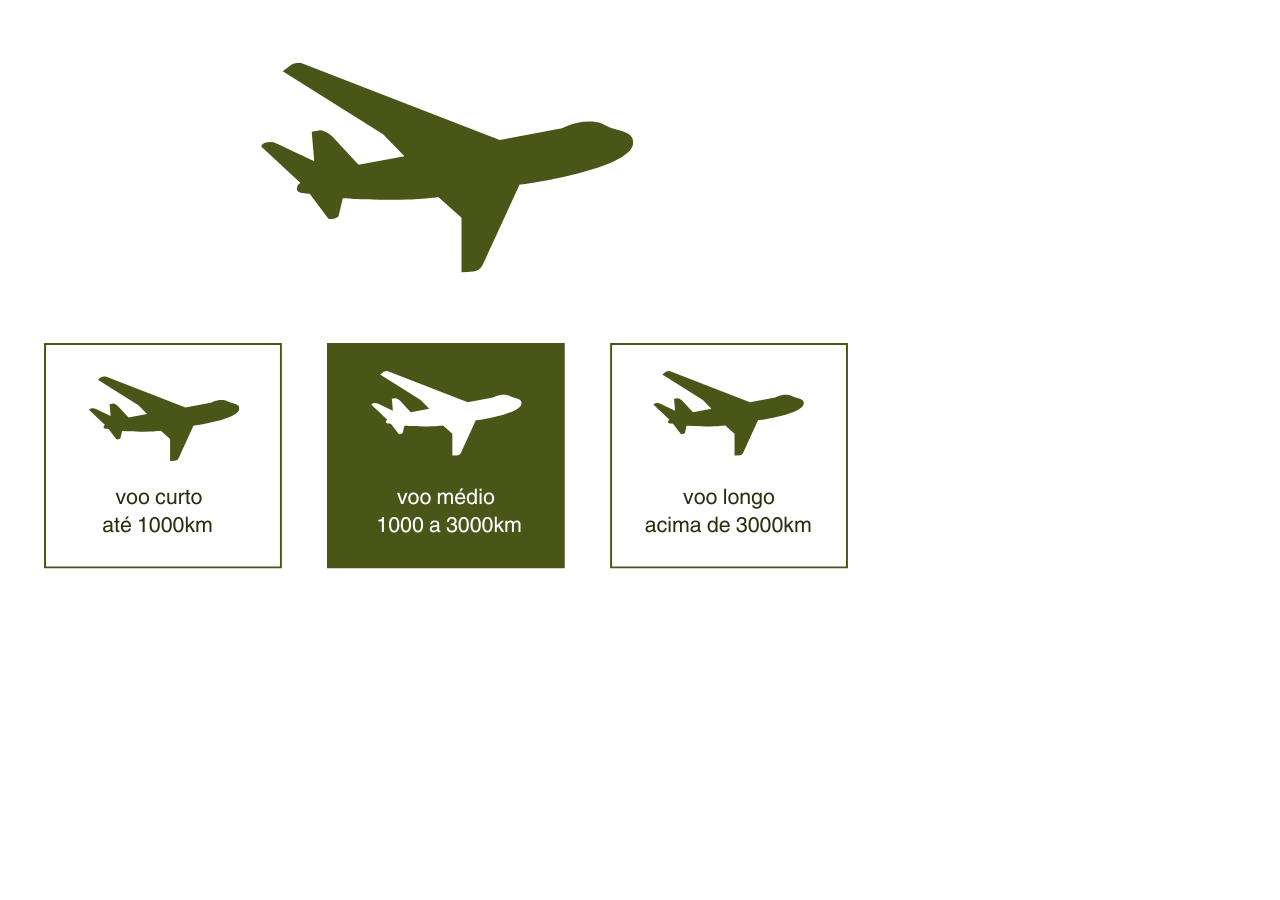
<file: aviao.html>
<!DOCTYPE html>
<html>
    <head>
        <title>Avião </title>
        <link rel="stylesheet" href="style.css">
        <meta charset="utf-8"/>
    </head>

    <body> 
        <div class="avião-container">
            <img src="imagens/aviao.png" class="backG">
            <a href="pergunta2.html" class="botao-invisivel" id="btn-curto"></a>
            <a href="pergunta2.html" class="botao-invisivel" id="btn-medio"></a>
            <a href="pergunta2.html" class="botao-invisivel" id="btn-longo"></a>
            <div>
    </body>
 </html>
</file>
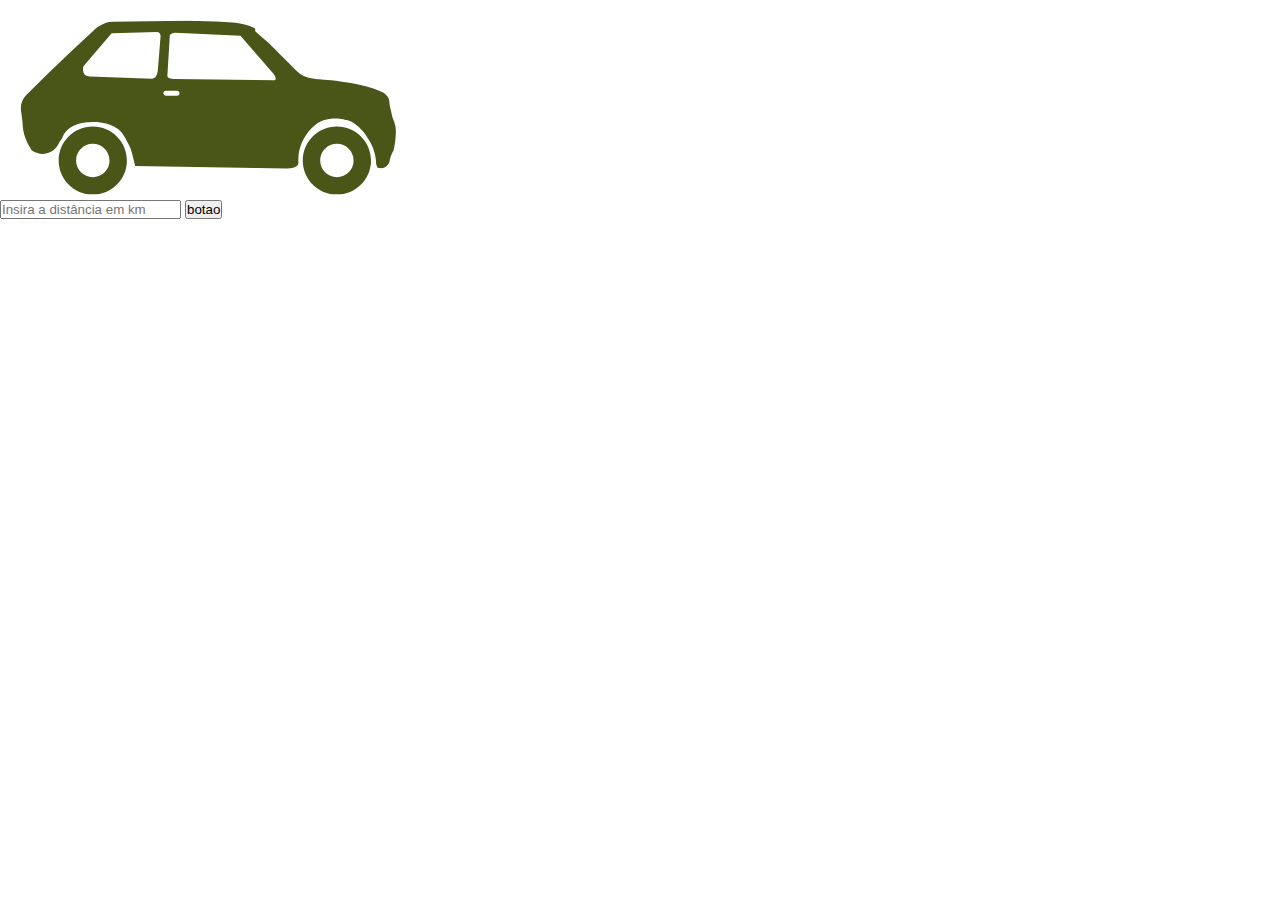
<file: carro.html>
<!DOCTYPE html>
<html>
<head>
    <meta charset="utf-8"/>
    <title>Carro</title>
    <link rel="stylesheet" href="style.css">
</head>
<body>
    <div class="carro-container">
        <img src="imagens/carro.png" class="backG">
    </div>
    <div class="centro-sobre-carro">
            <input class="inputCarro" placeholder="Insira a distância em km">
            <button class="btnSeguir">botao</button>
        </div>
</body>
</html>
</file>
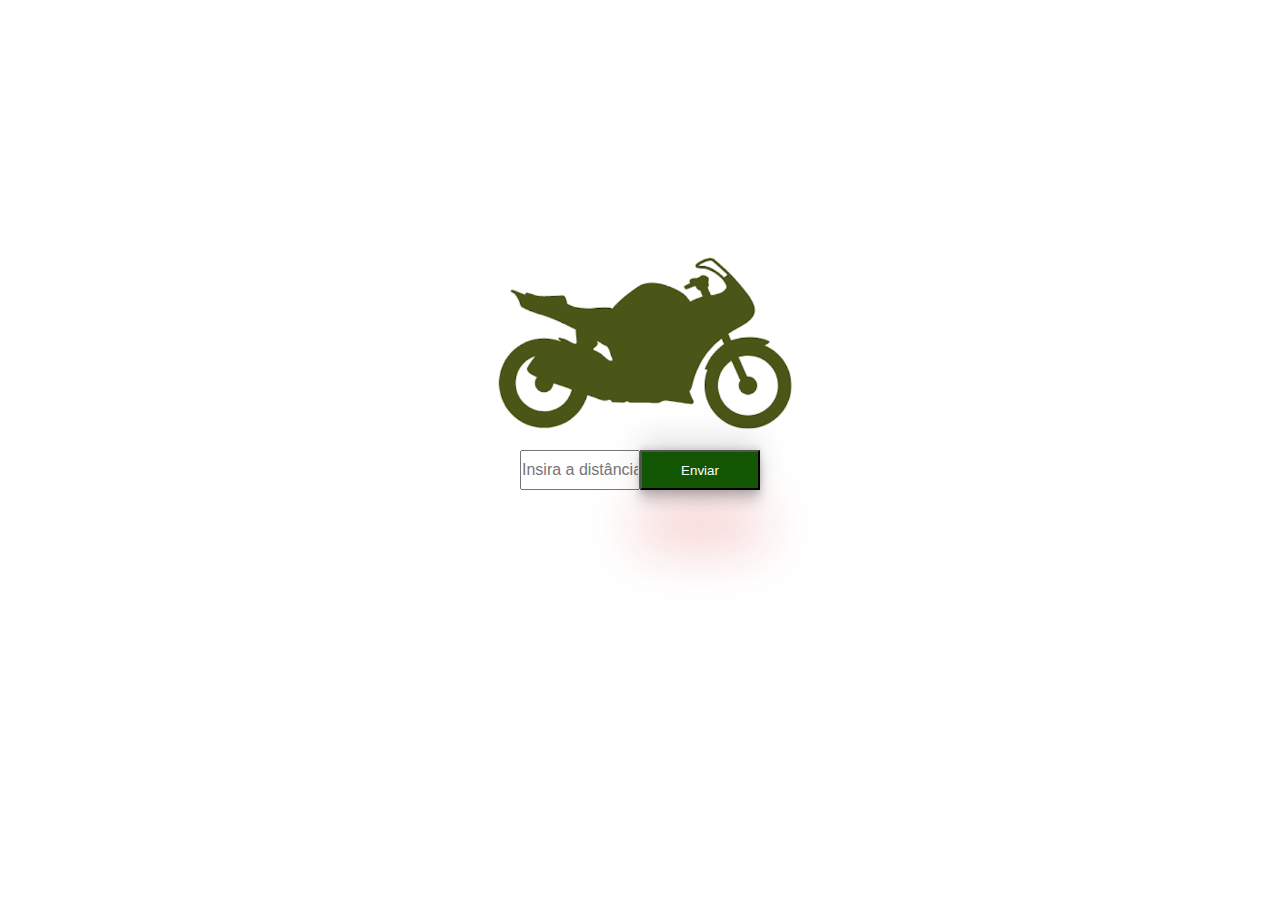
<file: moto.html>
<!DOCTYPE html>
<html>
<head>
    <meta charset="utf-8"/>
    <title>Moto</title>
    <link rel="stylesheet" href="botao-input-moto.css">
</head>
<body>
    <div class="moto-container">
        <img src="imagens/moto.png" class="backG">
    </div>
    <div class="centro-sobre-moto">
            <input class="inputMoto" placeholder="Insira a distância em km">
            <button class="btnSeguir">Enviar</button>
        </div>
    <script src="calculo.js"></script>
</body>
</html>
</file>
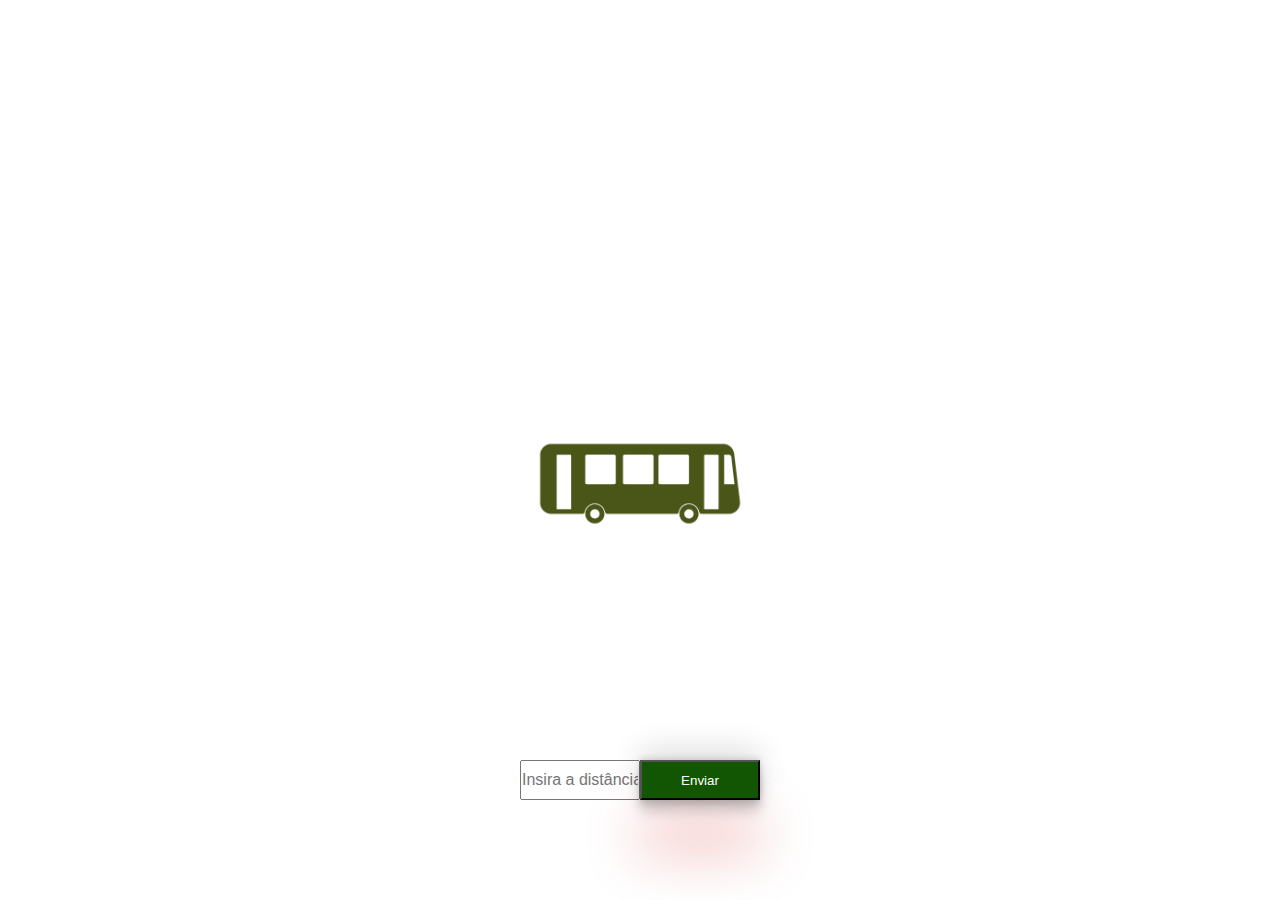
<file: onibus.html>
<!DOCTYPE html>
<html>
<head>
    <meta charset="utf-8"/>
    <title>Ônibus</title>
    <link rel="stylesheet" href="botao-input-onibus.css">
</head>
<body>
    <div class="onibus-container">
        <img src="imagens/onibus.png" class="backG">
    </div>
    <div class="centro-sobre-onibus">
            <input class="inputOnibus" placeholder="Insira a distância em km">
            <button class="btnSeguir">Enviar</button>
        </div>
    <script src="calculo.js"></script>
</body>
</html>
</file>
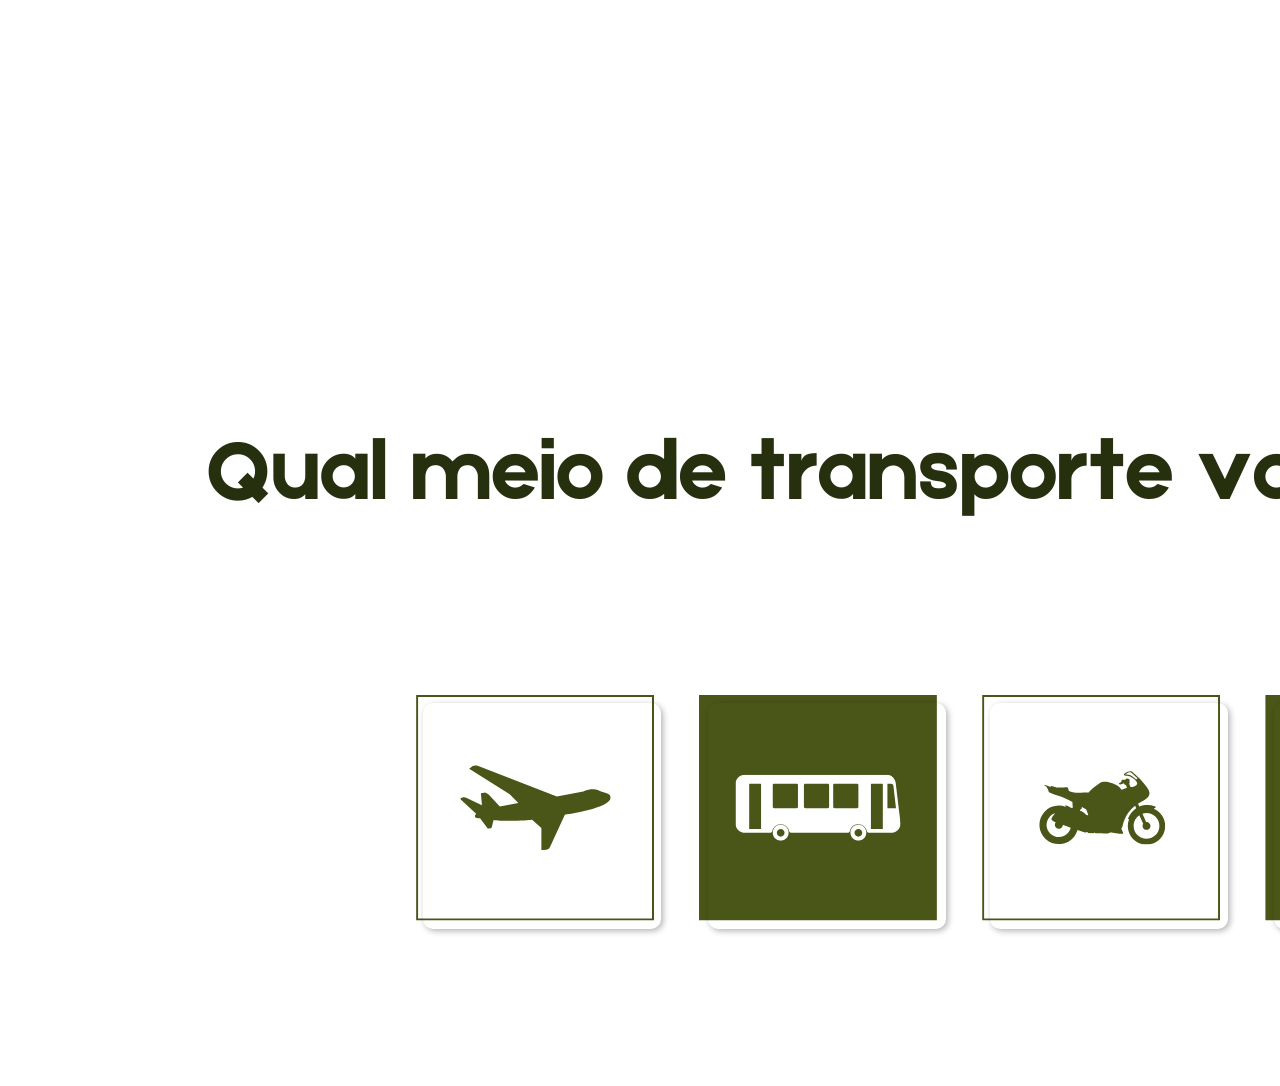
<file: pergunta1.html>
<!DOCTYPE html>

<html>
    <head>
        <title>Pergunta 1</title>
        <link rel="stylesheet" href="style.css">
        <meta charset="utf-8"/>

    </head>

    <body>
        <div class="botao-grande botao-invisivel">
        <img src="imagens/qual_meio.png" class="imagem-fundo" alt="Quatro quadrados coloridos com os temas: Transporte, Energia, Alimentação e Resíduos.">

        <a href="aviao.html" class="botao-hotspot" id="botao-aviao"></a>
        <a href="onibus.html" class="botao-hotspot" id="botao-onibus" ></a>
        <a href="moto.html" class="botao-hotspot" id="botao-moto"></a>
        <a href="carro.html" class="botao-hotspot" id="botao-carro"></a>
        <button class="botao-pergunta" style="top: 703px; left: 423px; width: 237.9px; height: 225.5px" onclick="window.location.href='aviao.html'">Avião</button>
        <button class="botao-pergunta" style="top: 703px; left: 708px; width: 237.9px; height: 225.5px" onclick="window.location.href='onibus.html'">Ônibus</button>
        <button class="botao-pergunta" style="top: 703px; left: 990px; width: 237.9px; height: 225.5px" onclick="window.location.href='moto.html'">Moto</button>
        <button class="botao-pergunta" style="top: 703px; left: 1274px; width: 237.9px; height: 225.5px" onclick="window.location.href='carro.html'">Carro</button>
        
    </div>

    </body>


</html>
</file>
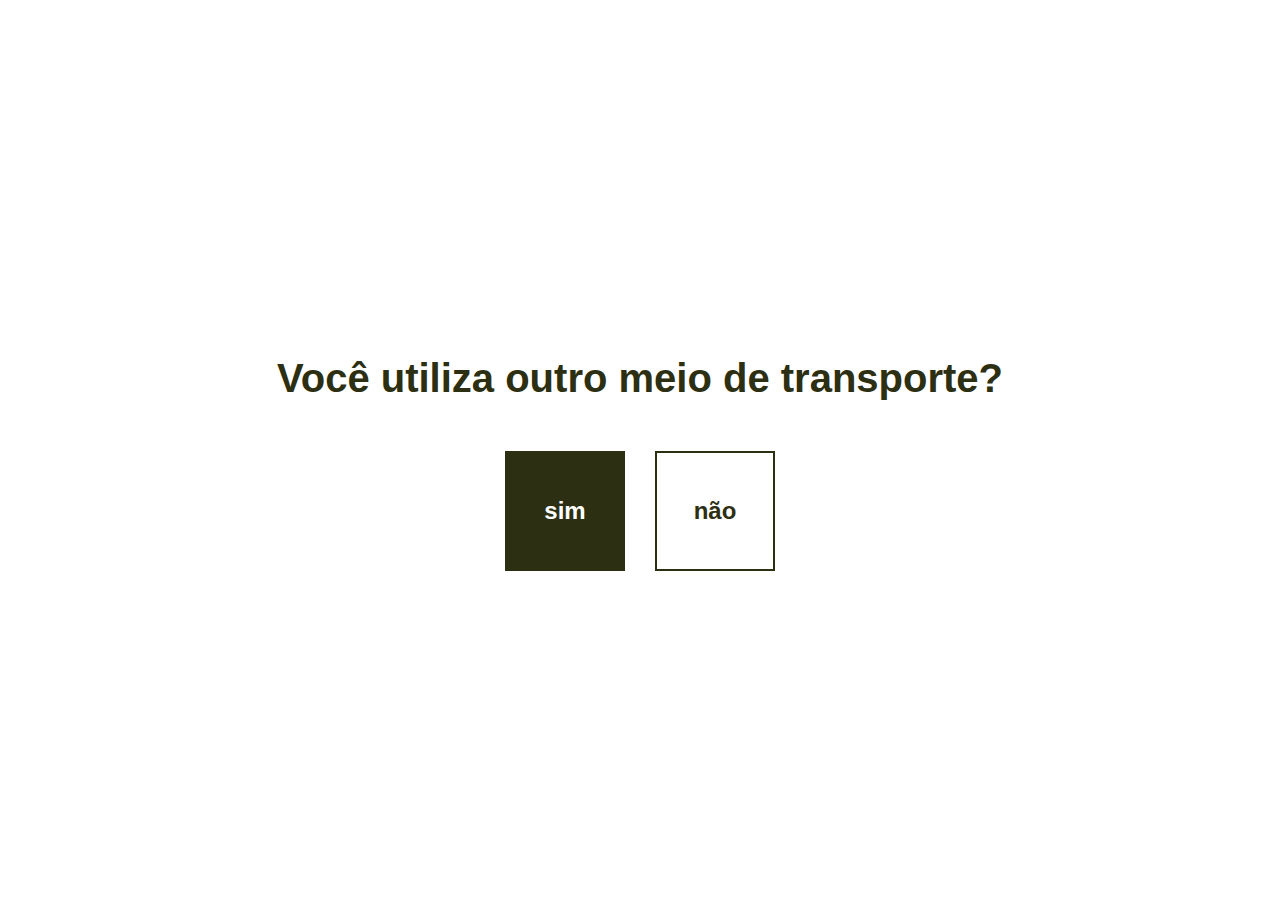
<file: pergunta2.html>
<!DOCTYPE html>
<html>
<head>
    <title>Pergunta 2</title>
    <link rel="stylesheet" href="pergunta2.css">
    <meta charset="utf-8"/>
</head>
<body>
    <div class="container">
        <h1>Você utiliza outro meio de transporte?</h1>
        <div class="botoes">
            <button class="sim" onclick="window.location.href='pergunta1.html'">sim</button>
            <button class="nao" onclick="window.location.href='resultado.html'">não</button>
        </div>
    </div>
</body>
</html>
</file>
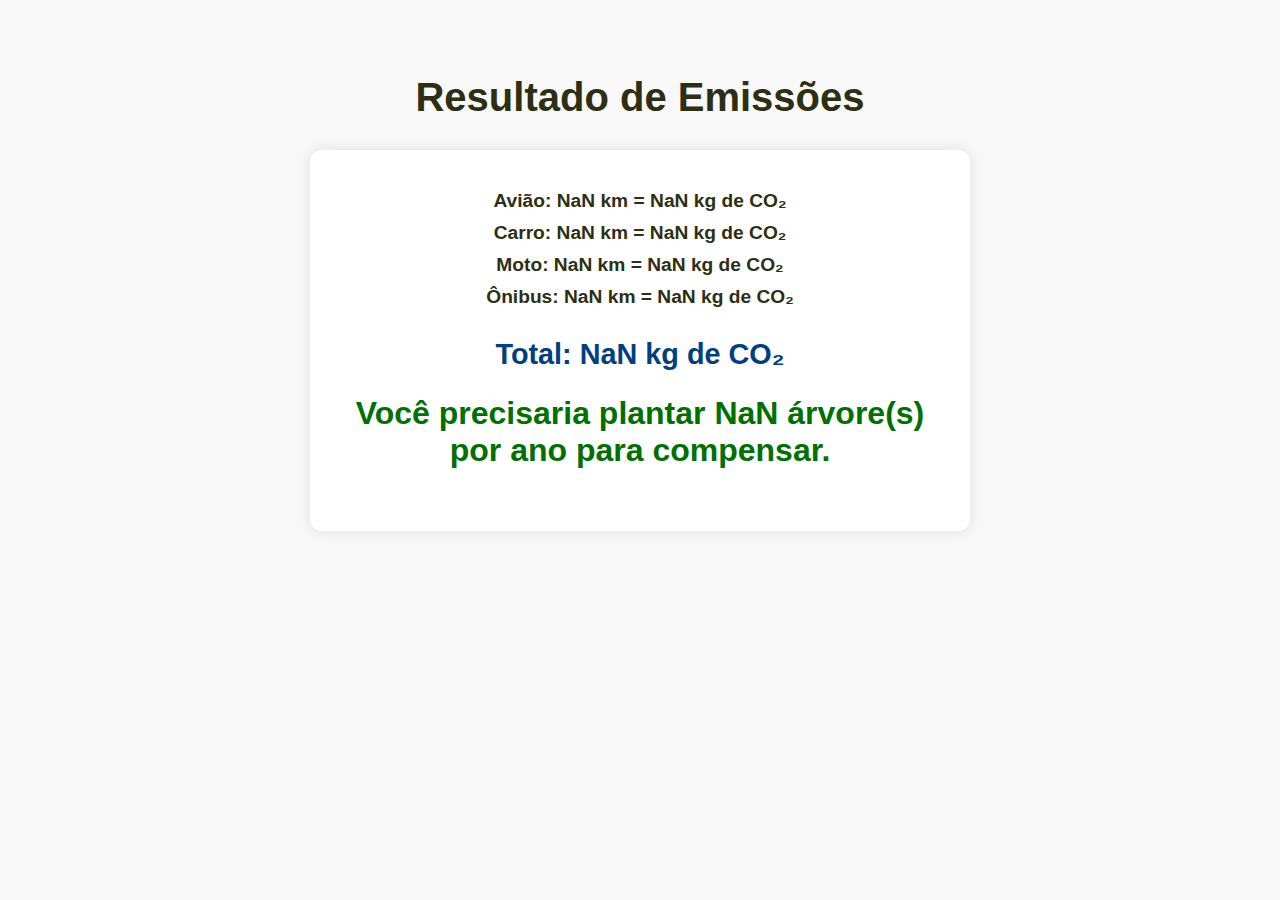
<file: resultado.html>
<!DOCTYPE html>
<html>
<head>
    <meta charset="utf-8"/>
    <title>Resultado</title>
    <link rel="stylesheet" href="resultado.css">
</head>
<body>
    <h1>Resultado de Emissões</h1>
    <div id="resumo"></div>

    <script src="calculo.js"></script>
</body>
</html>
</file>
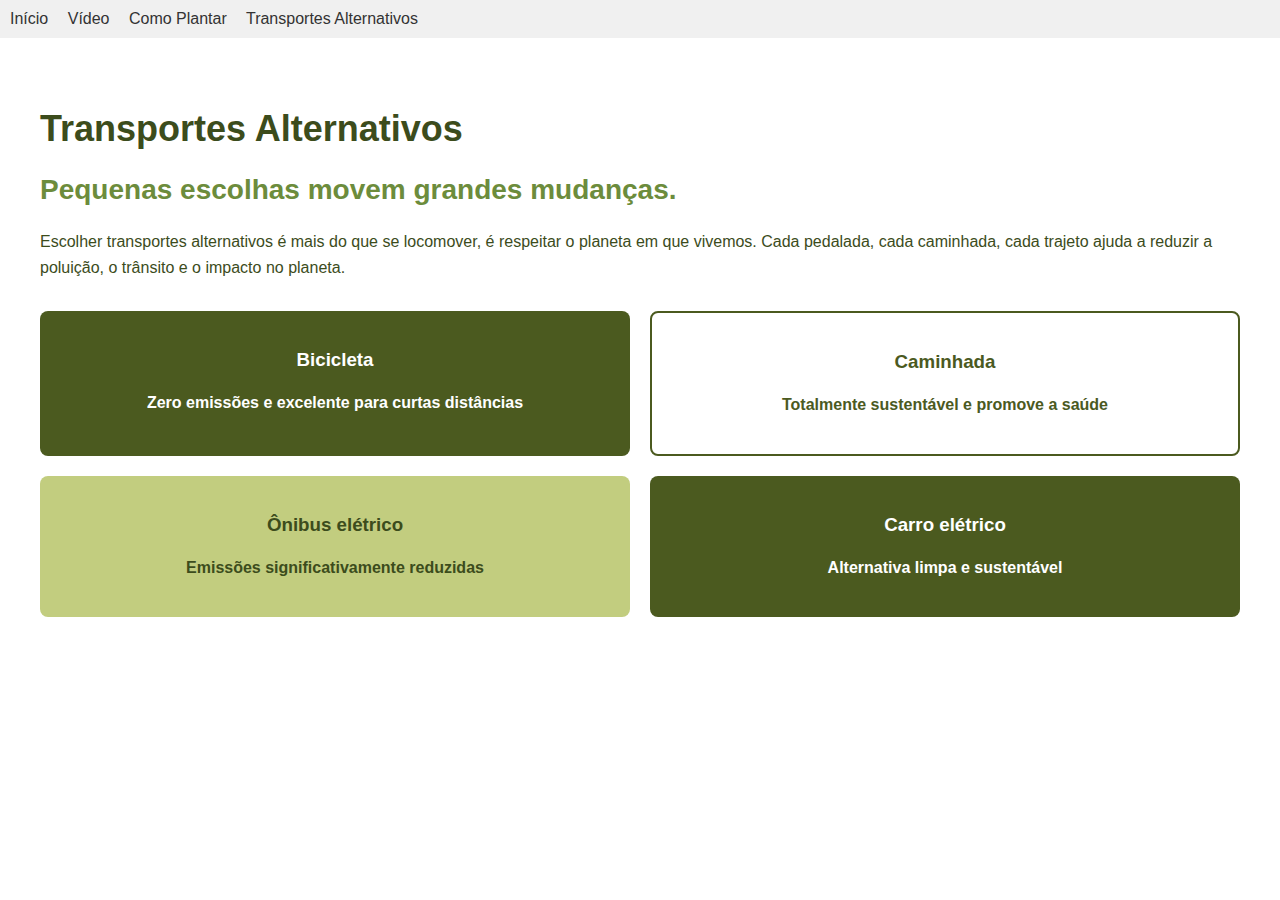
<file: transporte_alternativo.html>
<!DOCTYPE html>
<html lang="pt-BR">
<head>
    <meta charset="utf-8"/>
    <title>Transportes Alternativos</title>
    <link rel="stylesheet" href="transporte_alternativo.css">
</head>
<body>
    <nav>
        <a href="index.html">Início</a>
        <a href="video.html">Vídeo</a>
        <a href="como_plantar.html">Como Plantar</a>
        <a href="transporte_alternativo.html">Transportes Alternativos</a>
    </nav>

    <div class="conteudoTransporte">
        <h1>Transportes Alternativos</h1>
        <h2>Pequenas escolhas movem grandes mudanças.</h2>

        <p>Escolher transportes alternativos é mais do que se locomover, é respeitar o planeta em que vivemos.
        Cada pedalada, cada caminhada, cada trajeto ajuda a reduzir a poluição, o trânsito e o impacto no planeta.</p>

      

        <div class="gridTransporte">
            <div class="box boxVerdeEscuro">
                <h3>Bicicleta</h3>
                <p>Zero emissões e excelente para curtas distâncias</p>
            </div>

            <div class="box borda">
                <h3>Caminhada</h3>
                <p>Totalmente sustentável e promove a saúde</p>
            </div>

            <div class="box boxVerdeClaro">
                <h3>Ônibus elétrico</h3>
                <p>Emissões significativamente reduzidas</p>
            </div>

            <div class="box boxVerdeEscuro">
                <h3>Carro elétrico</h3>
                <p>Alternativa limpa e sustentável</p>
            </div>
        </div>
    </div>
</body>
</html>
</file>
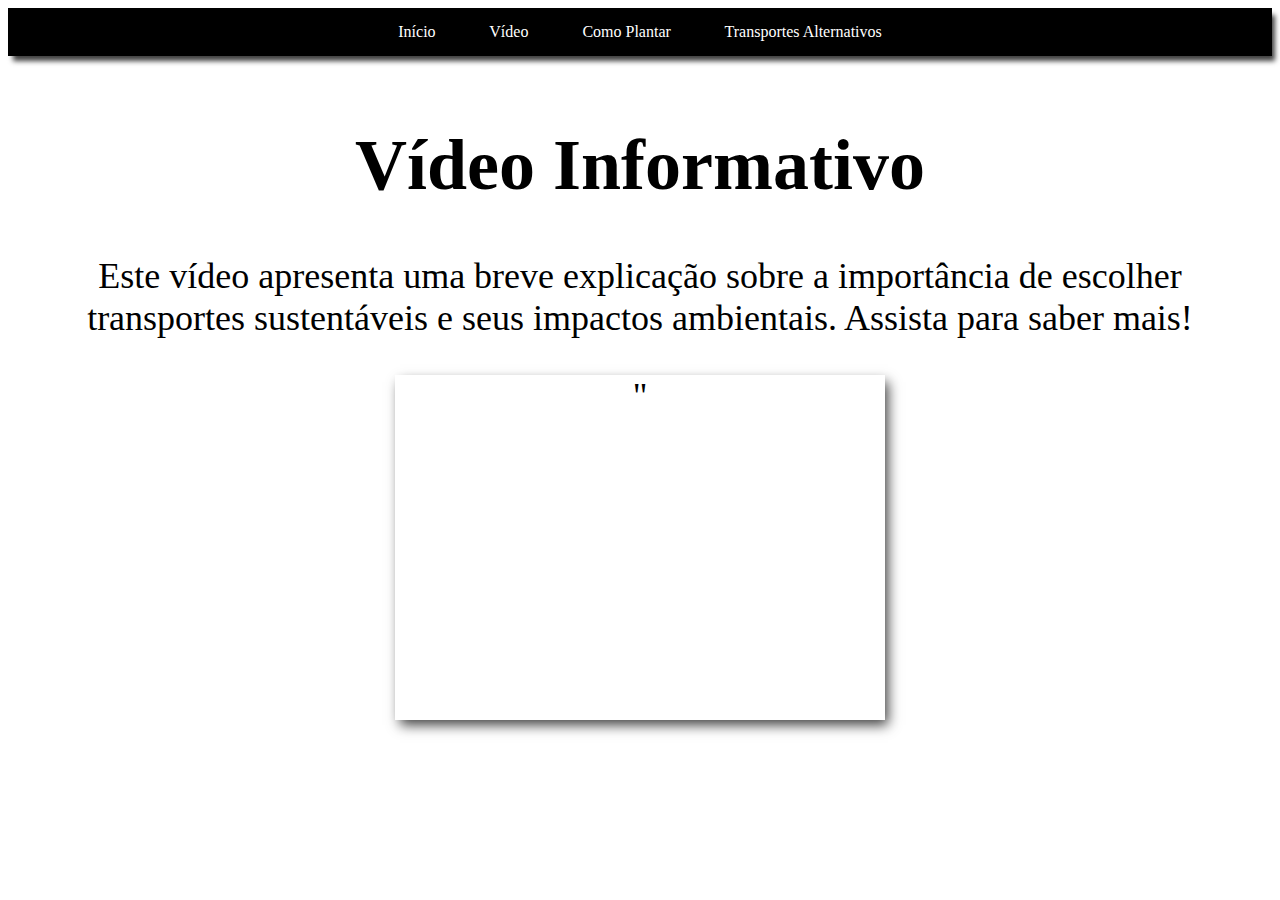
<file: video.html>
<!DOCTYPE html>
<html>
<head>
    <meta charset="utf-8"/>
    <title>Vídeo</title>
    <link rel="stylesheet" href="paginaVideo.css">
</head>

<body class="paginaVideoC">
        <nav class="menuPv">
            <a href="index.html">Início</a>
            <a href="video.html">Vídeo</a>
            <a href="como_plantar.html">Como Plantar</a>
            <a href="transporte_alternativo.html">Transportes Alternativos</a>
        </nav>
    <div class="video-texto">
        <h1>Vídeo Informativo</h1>
        <p>Este vídeo apresenta uma breve explicação sobre a importância de escolher transportes sustentáveis e seus impactos ambientais. Assista para saber mais!</p>

        <div class="video-container">
            <iframe 
                width="50"
                height="50"
                src="https://www.youtube.com/embed/P4ZUPI9hUhE?si=qMWw1QQkG6D_wZja"
                title="Youtube video player"
                frameborder="0"
                allow="accelerometer; autoplay; clipboard-write; encrpyted-media; gyroscope; picture-in-picture; web-share"
                referrerpolicy="strict-origin-when-cross-origin"
                allowfullscreen>
            </iframe>"
        </div>
        
        <a href="https://www.youtube.com/watch?v=P4ZUPI9hUhE
        "target="_blank">Assistir no YouTube</a>
    </div>
</body>
</html>
</file>
<file: style.css>
body {
    background-color: rgb(255, 255, 255);
}

.telaInicial {
    min-height: 100vh;
    background-size: cover;
    background-position: center;
    display: flex;
    flex-direction: column; 
    align-items: center; 
    justify-content: center; 
}




.btnInicio {
    position: absolute;
    left: 800px;
    top: 80px;
    color: white;
}

.btnVideo {
    position: absolute;
    left: 900px;
    top: 80px;
    color: white;
}

.btnComoPlantar {
    position: absolute;
    left: 1000px;
    top: 80px;
    color: white;
}

.btnTransportes {
    position: absolute;
    left: 1150px;
    top: 80px;
    color: white;
}

.entrada {
    width: 1920px;
    height: 1080px;
    position: relative;
    
}

input {
    margin: 0;
    padding: 0;
}



.backG {
    display: block;
    max-width: 70%;
    height: 80%;
}


.entrada {
    position: relative;
    width: 100%;
    height: 100vh;
}

.botao-pergunta {
    position: absolute;
    padding: 10px 20px;
    background-color: transparent;
    color: transparent;
    border: none;
    border-radius: 10px;
    cursor: pointer;
    font-size: 16px;
    box-shadow: 2px 2px 6px rgba(0,0,0,0.3);
}

.botao-hotspot {
    position: absolute;
    display: block;
    cursor: pointer;
    
    background-color: rgba(255, 0, 0, 0.5);
    border: 1px solid white;
}

* {
    margin: 0;
    padding: 0;
    box-sizing: border-box;
}
</file>
<file: botao-input-moto.css>
.moto-container {
    display: flex;
    justify-content: center;
    align-items: center;
    flex-direction: row;
    width: fit-content;
    margin: 0 auto;
    background-color: rgb(255, 255, 255);
    margin-top: 20%;
}


.backG {
    display: block;
    max-width: 70%;
    height: 80%;
}

.centro-sobre-moto {
    background-color: rgb(255, 255, 255);
    padding: 10px;
    display: flex;
    font-weight: row;
    align-items: center;
    justify-content: center;
}

.inputMoto {
    width: 120px;
    height: 40px;
    box-sizing: border-box;
    font-size: 16px;
    text-align: center;
    padding: 0;
    margin: 0;
}

.btnSeguir {
    background-color: rgb(18, 85, 3);
    color: white;
    box-shadow: rgba(211, 24, 24, 0.25) 0px 54px 55px,
                rgba(0, 0, 0, 0.12) 0px -12px 30px,
                rgba(0, 0, 0, 0.12) 0px 4px 6px,
                rgba(0, 0, 0, 0.17) 0px 12px 13px,
                rgba(0, 0, 0, 0.09) 0px -3px 5px;
    width: 120px;
    height: 40px;
}
</file>
<file: botao-input-onibus.css>
.onibus-container {
    display: flex;
    justify-content: center;
    align-items: center;
    flex-direction: row;
    width: fit-content;
    margin: 0 auto;
    background-color: rgb(255, 255, 255);
    margin-top: 20%;
}


.backG {
    display: block;
    max-width: 70%;
    height: 80%;
}

.centro-sobre-onibus {
    background-color: rgb(255, 255, 255);
    padding: 10px;
    display: flex;
    font-weight: row;
    align-items: center;
    justify-content: center;
}

.inputOnibus {
    width: 120px;
    height: 40px;
    box-sizing: border-box;
    font-size: 16px;
    text-align: center;
    padding: 0;
    margin: 0;
}

.btnSeguir {
    background-color: rgb(18, 85, 3);
    color: white;
    box-shadow: rgba(211, 24, 24, 0.25) 0px 54px 55px,
                rgba(0, 0, 0, 0.12) 0px -12px 30px,
                rgba(0, 0, 0, 0.12) 0px 4px 6px,
                rgba(0, 0, 0, 0.17) 0px 12px 13px,
                rgba(0, 0, 0, 0.09) 0px -3px 5px;
    width: 120px;
    height: 40px;
}
</file>
<file: pergunta2.css>
body {
    margin: 0;
    padding: 0;
    font-family: 'Arial', sans-serif;
    background-color: #fff;
    color: #2d2f12;
    display: flex;
    justify-content: center;
    align-items: center;
    height: 100vh;
}

.container {
    text-align: center;
}

h1 {
    font-size: 2.5em;
    margin-bottom: 50px;
    font-weight: bold;
    color: #2d2f12;
}

.botoes {
    display: flex;
    justify-content: center;
    gap: 30px;
}

button {
    width: 120px;
    height: 120px;
    font-size: 1.5em;
    font-weight: bold;
    border-radius: 0;
    cursor: pointer;
    transition: 0.3s;
}

.sim {
    background-color: #2d2f12;
    color: white;
    border: none;
}

.nao {
    background-color: transparent;
    color: #2d2f12;
    border: 2px solid #2d2f12;
}

.sim:hover,
.nao:hover 
    {
    transform: scale(1.05);
    }
</file>
<file: resultado.css>
body {
  font-family: Arial, sans-serif;
  background-color: #f8f8f8;
  color: #2d2f12;
  text-align: center;
  padding: 40px;
}

h1 {
  font-size: 2.5em;
  margin-bottom: 30px;
  color: #2d2f12;
}

#resumo {
  max-width: 600px;
  margin: 0 auto;
  background-color: #ffffff;
  border-radius: 12px;
  box-shadow: 0 0 15px rgba(0,0,0,0.1);
  padding: 30px;
}

#resumo p {
  font-size: 1.2em;
  margin: 10px 0;
}

#resumo h2 {
  font-size: 1.8em;
  margin-top: 30px;
  color: #004080;
}

#resumo h3 {
  font-size: 2em;
  margin-top: 20px;
  color: #007000;
}
</file>
<file: transporte_alternativo.css>
body {
    font-family: Arial, sans-serif;
    margin: 0;
    padding: 0;
}

nav {
    background-color: #f0f0f0;
    padding: 10px;
}

nav a {
    margin-right: 15px;
    text-decoration: none;
    color: #333;
}

.conteudoTransporte {
    padding: 30px;
    max-width: 1200px;
    margin: auto;
    color: #3c4c1c;
}

h1 {
    font-size: 36px;
    margin-top: 40px;
}

h2 {
    color: #6c8c3c;
    font-size: 28px;
}

p {
    margin-top: 10px;
    line-height: 1.6;
}

.gridTransporte {
    display: grid;
    grid-template-columns: repeat(2, 1fr);
    gap: 20px;
    margin-top: 30px;
}

.box {
    padding: 20px;
    border-radius: 8px;
    text-align: center;
    font-weight: bold;
}


.boxVerdeEscuro {
    font-weight: bold;
    background-color: #4b5a1f;
    color: white;
}

.boxVerdeClaro {
    background-color: #c2cd7f;
    color: #3c4c1c;
}

.borda {
    border: 2px solid #4b5a1f;
    color: #4b5a1f;
}
</file>
<file: paginaVideo.css>
.video-container {
    box-sizing: border-box;
    position: relative;
    padding-bottom: 28.125%; 
    width: 40%;
    height: 200px;
    overflow: hidden;
    margin: 20px auto;
    position: relative;
    box-shadow: 4px 6px 12px -1px rgba(0,0,0,0.75);
    -webkit-box-shadow: 4px 6px 12px -1px rgba(0,0,0,0.75);
    -moz-box-shadow: 4px 6px 12px -1px rgba(0,0,0,0.75);
}

.video-container iframe {
    position: absolute;
    top: 0;
    left: 0;
    border: 0;
    width: 100%;
    height: 100%;
    
}

.video-texto {
    color: black;
    font-size: 36px;
    text-align: center;
    margin: auto;
    padding: 20px;
    
}

body {
    background-color: white;
}

nav {
    text-align: center;
    background-color: black;
    padding: 15px;
    box-shadow: 4px 6px 5px -1px rgba(0,0,0,0.75);
    -webkit-box-shadow: 4px 6px 5px -1px rgba(0,0,0,0.75);
    -moz-box-shadow: 4px 6px 5px -1px rgba(0,0,0,0.75);
}

a {
    align-self: auto;
    color: white;
    text-decoration: none;
    margin: 25px;
    font-size: s;
}
</file>
